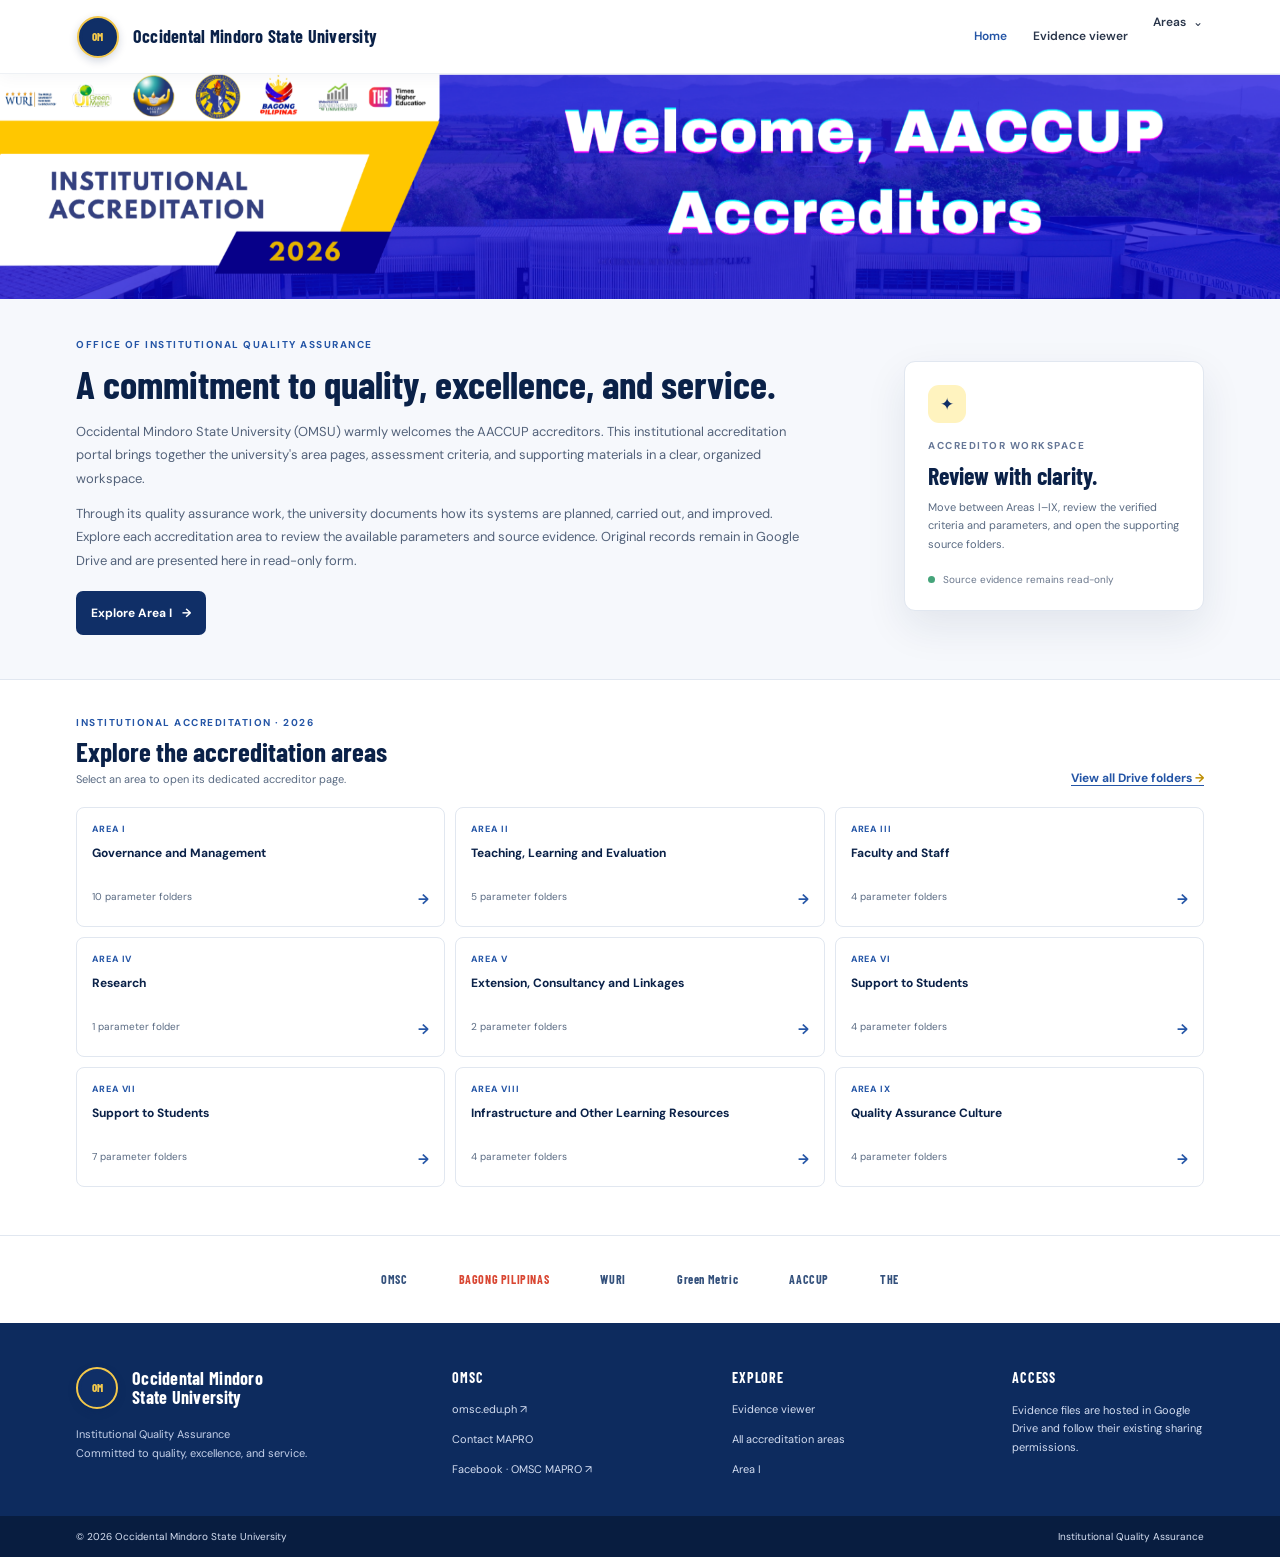
<file: index.html>
<!doctype html>
<html lang="en">
  <head>
    <meta charset="utf-8">
    <meta name="viewport" content="width=device-width, initial-scale=1">
    <meta name="theme-color" content="#092b70">
    <meta name="description" content="Welcome AACCUP accreditors to Occidental Mindoro State University's institutional quality assurance and 2026 accreditation workspace.">
    <title>Welcome AACCUP Accreditors | OMSU Institutional Quality Assurance</title>
    <link rel="stylesheet" href="styles.css?v=9">
  </head>
  <body>
    <a class="skip-link" href="#main">Skip to content</a>
    <header class="site-header">
      <a class="brand" href="index.html" aria-label="OMSC Institutional Quality Assurance home">
        <span class="brand-mark" aria-hidden="true">OM</span>
        <span class="brand-name">Occidental Mindoro<br class="brand-break"> State University</span>
      </a>
      <button class="menu-toggle" type="button" aria-expanded="false" aria-controls="site-nav">
        <span class="sr-only">Toggle navigation</span>
        <span></span><span></span><span></span>
      </button>
      <nav class="site-nav" id="site-nav" aria-label="Main navigation">
        <a href="index.html" aria-current="page">Home</a>
        <a href="evidence.html">Evidence viewer</a>
        <details class="areas-menu">
          <summary>Areas <span aria-hidden="true">⌄</span></summary>
          <div class="areas-dropdown">
            <a href="area.html?area=I">Area I · Governance and Management</a>
            <a href="area.html?area=II">Area II · Teaching, Learning and Evaluation</a>
            <a href="area.html?area=III">Area III · Faculty and Staff</a>
            <a href="area.html?area=IV">Area IV · Research</a>
            <a href="area.html?area=V">Area V · Extension, Consultancy and Linkages</a>
            <a href="area.html?area=VI">Area VI · Support to Students</a>
            <a href="area.html?area=VII">Area VII · Support to Students</a>
            <a href="area.html?area=VIII">Area VIII · Infrastructure and Other Learning Resources</a>
            <a href="area.html?area=IX">Area IX · Quality Assurance Culture</a>
            <hr>
            <a href="drive-structure.html">All accreditation areas</a>
          </div>
        </details>
      </nav>
    </header>

    <main id="main">
      <section class="welcome-banner" aria-labelledby="welcome-title">
        <img src="welcome-banner.png" alt="Institutional Accreditation 2026 — Welcome, AACCUP Accreditors">
        <h1 id="welcome-title">Welcome, AACCUP Accreditors</h1>
      </section>

      <section class="welcome-introduction" aria-labelledby="welcome-introduction-title">
        <div class="welcome-introduction-copy">
          <p class="eyebrow">Office of Institutional Quality Assurance</p>
          <h2 id="welcome-introduction-title">A commitment to quality, excellence, and service.</h2>
          <p>Occidental Mindoro State University (OMSU) warmly welcomes the AACCUP accreditors. This institutional accreditation portal brings together the university's area pages, assessment criteria, and supporting materials in a clear, organized workspace.</p>
          <p>Through its quality assurance work, the university documents how its systems are planned, carried out, and improved. Explore each accreditation area to review the available parameters and source evidence. Original records remain in Google Drive and are presented here in read-only form.</p>
          <a class="button button-primary" href="area.html?area=I">Explore Area I <span aria-hidden="true">→</span></a>
        </div>
        <aside class="welcome-introduction-note">
          <span class="side-card-icon" aria-hidden="true">✦</span>
          <p class="eyebrow">Accreditor workspace</p>
          <h3>Review with clarity.</h3>
          <p>Move between Areas I–IX, review the verified criteria and parameters, and open the supporting source folders.</p>
          <div class="side-card-note"><span class="status-dot"></span> Source evidence remains read-only</div>
        </aside>
      </section>

      <section class="home-area-directory" aria-labelledby="home-area-title">
        <div class="home-area-heading">
          <div>
            <p class="eyebrow">Institutional Accreditation · 2026</p>
            <h2 id="home-area-title">Explore the accreditation areas</h2>
            <p>Select an area to open its dedicated accreditor page.</p>
          </div>
          <a class="text-link" href="drive-structure.html">View all Drive folders <span aria-hidden="true">→</span></a>
        </div>
        <div class="home-area-grid">
          <a class="home-area-card" href="area.html?area=I"><span>AREA I</span><strong>Governance and Management</strong><span>10 parameter folders <b aria-hidden="true">→</b></span></a>
          <a class="home-area-card" href="area.html?area=II"><span>AREA II</span><strong>Teaching, Learning and Evaluation</strong><span>5 parameter folders <b aria-hidden="true">→</b></span></a>
          <a class="home-area-card" href="area.html?area=III"><span>AREA III</span><strong>Faculty and Staff</strong><span>4 parameter folders <b aria-hidden="true">→</b></span></a>
          <a class="home-area-card" href="area.html?area=IV"><span>AREA IV</span><strong>Research</strong><span>1 parameter folder <b aria-hidden="true">→</b></span></a>
          <a class="home-area-card" href="area.html?area=V"><span>AREA V</span><strong>Extension, Consultancy and Linkages</strong><span>2 parameter folders <b aria-hidden="true">→</b></span></a>
          <a class="home-area-card" href="area.html?area=VI"><span>AREA VI</span><strong>Support to Students</strong><span>4 parameter folders <b aria-hidden="true">→</b></span></a>
          <a class="home-area-card" href="area.html?area=VII"><span>AREA VII</span><strong>Support to Students</strong><span>7 parameter folders <b aria-hidden="true">→</b></span></a>
          <a class="home-area-card" href="area.html?area=VIII"><span>AREA VIII</span><strong>Infrastructure and Other Learning Resources</strong><span>4 parameter folders <b aria-hidden="true">→</b></span></a>
          <a class="home-area-card" href="area.html?area=IX"><span>AREA IX</span><strong>Quality Assurance Culture</strong><span>4 parameter folders <b aria-hidden="true">→</b></span></a>
        </div>
      </section>
    </main>

    <footer class="site-footer">
      <div class="footer-partners" aria-label="OMSC partner and recognition organizations">
        <span>OMSC</span><span>BAGONG PILIPINAS</span><span>WURI</span><span>Green Metric</span><span>AACCUP</span><span>THE</span>
      </div>
      <div class="footer-main">
        <div class="footer-about">
          <a class="brand brand-footer" href="index.html"><span class="brand-mark" aria-hidden="true">OM</span><span class="brand-name">Occidental Mindoro<br> State University</span></a>
          <p>Institutional Quality Assurance<br>Committed to quality, excellence, and service.</p>
        </div>
        <div class="footer-column"><h2>OMSC</h2><a href="https://omsc.edu.ph/" target="_blank" rel="noopener noreferrer">omsc.edu.ph <span aria-hidden="true">↗</span></a><a href="mailto:mapro@omsc.edu.ph">Contact MAPRO</a><a href="https://www.facebook.com/omscmapro" target="_blank" rel="noopener noreferrer">Facebook · OMSC MAPRO <span aria-hidden="true">↗</span></a></div>
        <div class="footer-column"><h2>Explore</h2><a href="evidence.html">Evidence viewer</a><a href="drive-structure.html">All accreditation areas</a><a href="area.html?area=I">Area I</a></div>
        <div class="footer-column"><h2>Access</h2><span>Evidence files are hosted in Google Drive and follow their existing sharing permissions.</span></div>
      </div>
      <div class="footer-bottom"><span>© 2026 Occidental Mindoro State University</span><span>Institutional Quality Assurance</span></div>
    </footer>
    <script src="app.js?v=5"></script>
  </body>
</html>
</file>
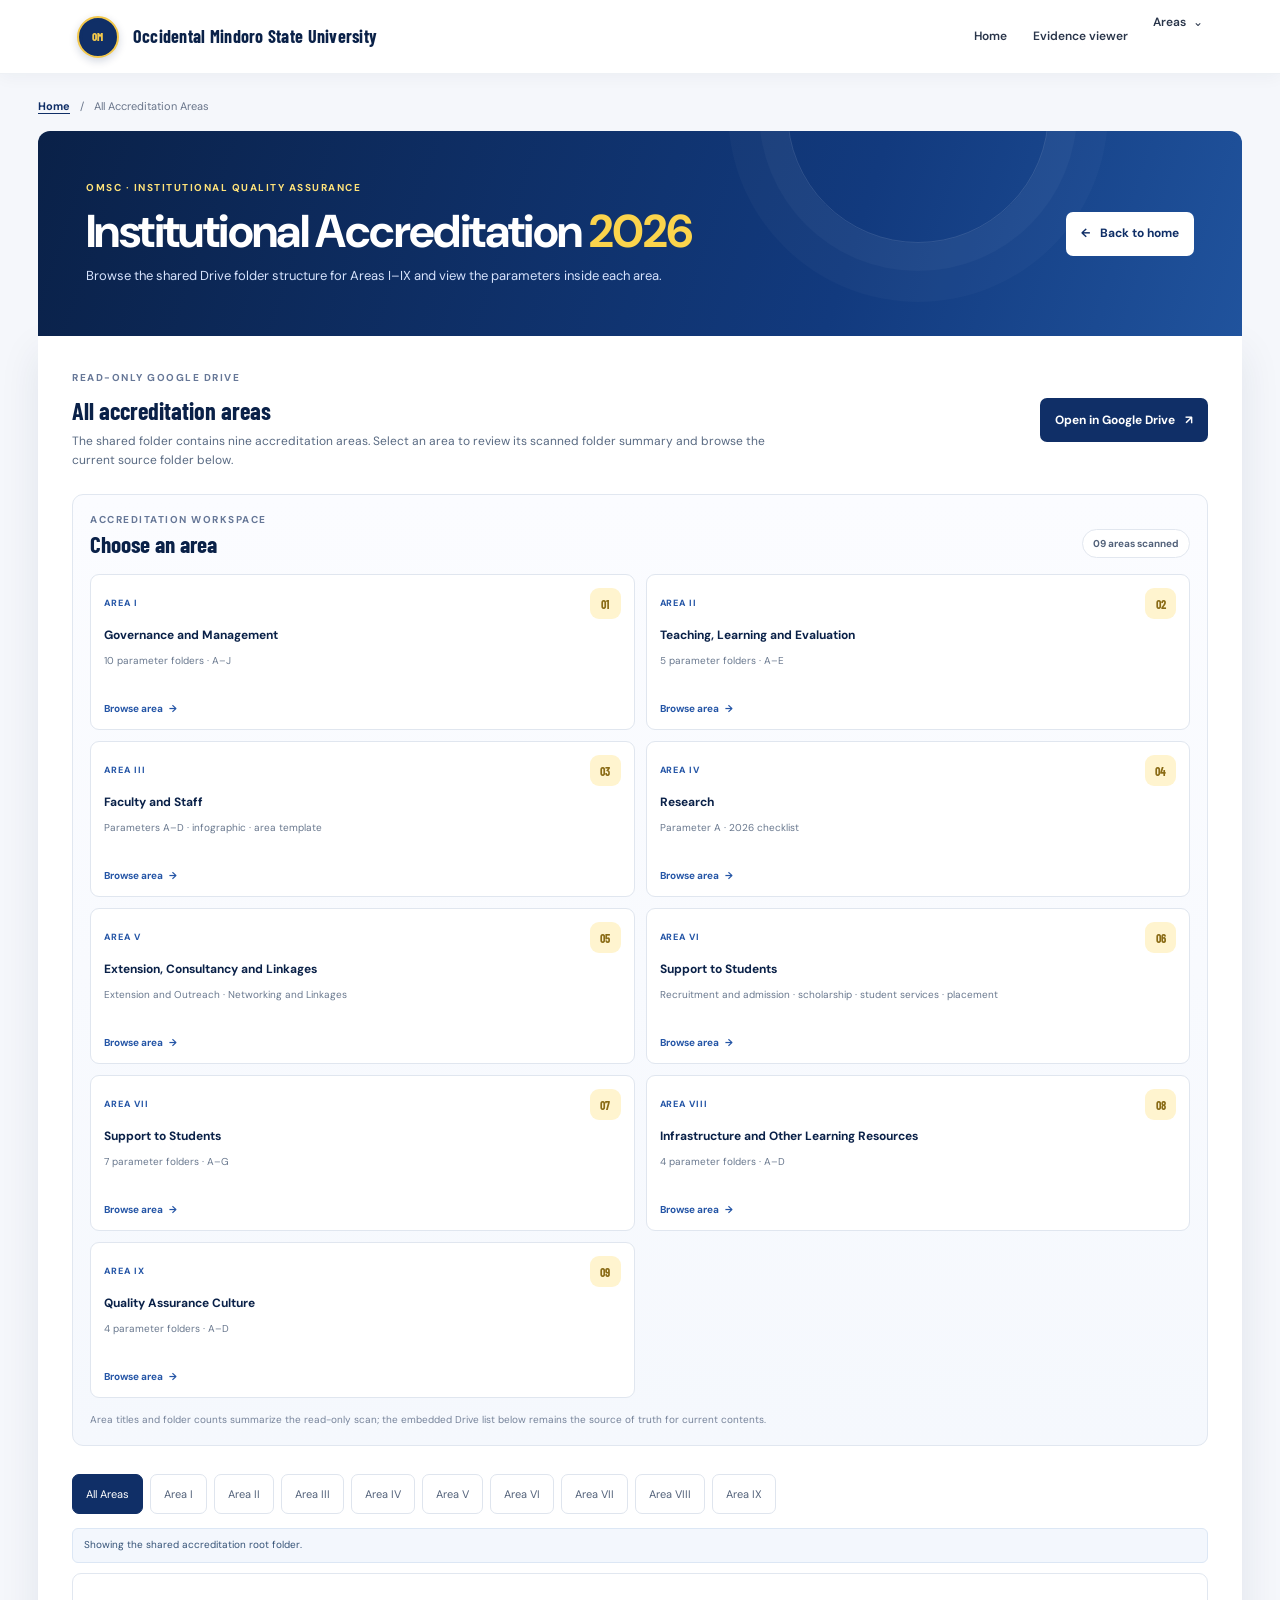
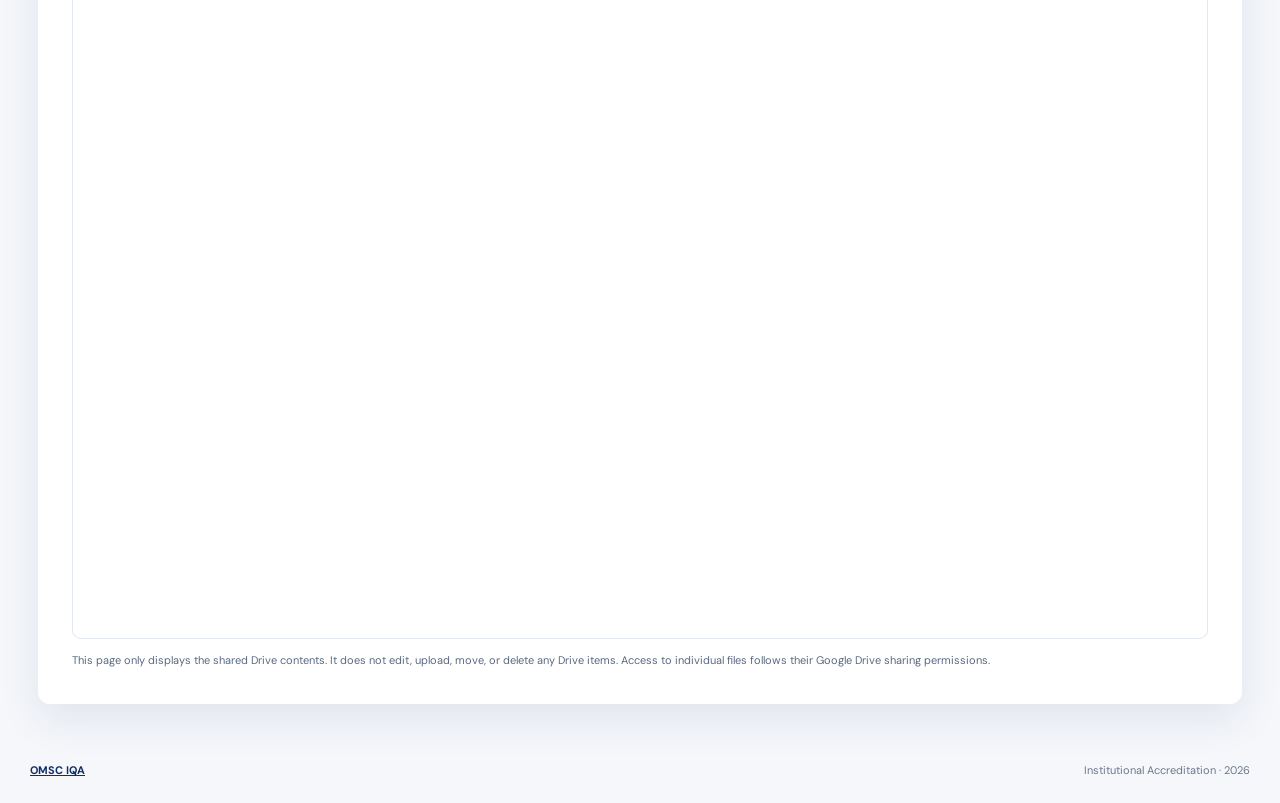
<file: drive-structure.html>
<!doctype html>
<html lang="en">
  <head>
    <meta charset="utf-8">
    <meta name="viewport" content="width=device-width, initial-scale=1">
    <meta name="theme-color" content="#092b70">
    <meta name="description" content="Browse the read-only Google Drive folder structure for OMSC Institutional Accreditation 2026.">
    <title>All Accreditation Areas | OMSC IQA</title>
    <link rel="stylesheet" href="styles.css?v=9">
  </head>
  <body class="viewer-page">
    <a class="skip-link" href="#main">Skip to content</a>
    <header class="site-header">
      <a class="brand" href="index.html" aria-label="OMSC Institutional Quality Assurance home">
        <span class="brand-mark" aria-hidden="true">OM</span>
        <span class="brand-name">Occidental Mindoro<br class="brand-break"> State University</span>
      </a>
      <button class="menu-toggle" type="button" aria-expanded="false" aria-controls="site-nav">
        <span class="sr-only">Toggle navigation</span>
        <span></span><span></span><span></span>
      </button>
      <nav class="site-nav" id="site-nav" aria-label="Main navigation">
        <a href="index.html">Home</a>
        <a href="evidence.html">Evidence viewer</a>
        <details class="areas-menu">
          <summary>Areas <span aria-hidden="true">⌄</span></summary>
          <div class="areas-dropdown">
            <a href="area.html?area=I">Area I · Governance and Management</a>
            <a href="area.html?area=II">Area II · Teaching, Learning and Evaluation</a>
            <a href="area.html?area=III">Area III · Faculty and Staff</a>
            <a href="area.html?area=IV">Area IV · Research</a>
            <a href="area.html?area=V">Area V · Extension, Consultancy and Linkages</a>
            <a href="area.html?area=VI">Area VI · Support to Students</a>
            <a href="area.html?area=VII">Area VII · Support to Students</a>
            <a href="area.html?area=VIII">Area VIII · Infrastructure and Other Learning Resources</a>
            <a href="area.html?area=IX">Area IX · Quality Assurance Culture</a>
            <hr>
            <a href="drive-structure.html" aria-current="page">All accreditation areas</a>
          </div>
        </details>
      </nav>
    </header>

    <main id="main" class="viewer-main">
      <div class="breadcrumbs viewer-breadcrumbs">
        <a href="index.html">Home</a><span aria-hidden="true">/</span>
        <span aria-current="page">All Accreditation Areas</span>
      </div>
      <section class="viewer-intro">
        <div>
          <p class="eyebrow">OMSC · Institutional Quality Assurance</p>
          <h1>Institutional Accreditation <span>2026</span></h1>
          <p class="intro-copy">Browse the shared Drive folder structure for Areas I–IX and view the parameters inside each area.</p>
        </div>
        <a class="button button-light" href="index.html"><span aria-hidden="true">←</span> Back to home</a>
      </section>

      <section class="drive-structure-panel" aria-label="Read-only accreditation folder structure">
        <div class="drive-structure-heading">
          <div>
            <p class="eyebrow">Read-only Google Drive</p>
            <h2>All accreditation areas</h2>
            <p>The shared folder contains nine accreditation areas. Select an area to review its scanned folder summary and browse the current source folder below.</p>
          </div>
          <a class="button button-primary" href="https://drive.google.com/drive/folders/1CB0ofJXpGFspsfIEGYu7JTeJw3ZFDX-t" target="_blank" rel="noopener noreferrer">Open in Google Drive <span aria-hidden="true">↗</span></a>
        </div>
        <section class="area-directory" aria-labelledby="area-directory-title">
          <div class="area-directory-heading">
            <div>
              <p class="eyebrow">Accreditation workspace</p>
              <h2 id="area-directory-title">Choose an area</h2>
            </div>
            <span class="area-directory-count">09 areas scanned</span>
          </div>
          <div class="area-directory-grid">
            <button type="button" class="area-card" data-area="I" aria-pressed="false">
              <span class="area-card-top"><span>AREA I</span><span class="area-card-icon" aria-hidden="true">01</span></span>
              <strong>Governance and Management</strong>
              <span class="area-card-summary">10 parameter folders · A–J</span>
              <span class="area-card-action">Browse area <span aria-hidden="true">→</span></span>
            </button>
            <button type="button" class="area-card" data-area="II" aria-pressed="false">
              <span class="area-card-top"><span>AREA II</span><span class="area-card-icon" aria-hidden="true">02</span></span>
              <strong>Teaching, Learning and Evaluation</strong>
              <span class="area-card-summary">5 parameter folders · A–E</span>
              <span class="area-card-action">Browse area <span aria-hidden="true">→</span></span>
            </button>
            <button type="button" class="area-card" data-area="III" aria-pressed="false">
              <span class="area-card-top"><span>AREA III</span><span class="area-card-icon" aria-hidden="true">03</span></span>
              <strong>Faculty and Staff</strong>
              <span class="area-card-summary">Parameters A–D · infographic · area template</span>
              <span class="area-card-action">Browse area <span aria-hidden="true">→</span></span>
            </button>
            <button type="button" class="area-card" data-area="IV" aria-pressed="false">
              <span class="area-card-top"><span>AREA IV</span><span class="area-card-icon" aria-hidden="true">04</span></span>
              <strong>Research</strong>
              <span class="area-card-summary">Parameter A · 2026 checklist</span>
              <span class="area-card-action">Browse area <span aria-hidden="true">→</span></span>
            </button>
            <button type="button" class="area-card" data-area="V" aria-pressed="false">
              <span class="area-card-top"><span>AREA V</span><span class="area-card-icon" aria-hidden="true">05</span></span>
              <strong>Extension, Consultancy and Linkages</strong>
              <span class="area-card-summary">Extension and Outreach · Networking and Linkages</span>
              <span class="area-card-action">Browse area <span aria-hidden="true">→</span></span>
            </button>
            <button type="button" class="area-card" data-area="VI" aria-pressed="false">
              <span class="area-card-top"><span>AREA VI</span><span class="area-card-icon" aria-hidden="true">06</span></span>
              <strong>Support to Students</strong>
              <span class="area-card-summary">Recruitment and admission · scholarship · student services · placement</span>
              <span class="area-card-action">Browse area <span aria-hidden="true">→</span></span>
            </button>
            <button type="button" class="area-card" data-area="VII" aria-pressed="false">
              <span class="area-card-top"><span>AREA VII</span><span class="area-card-icon" aria-hidden="true">07</span></span>
              <strong>Support to Students</strong>
              <span class="area-card-summary">7 parameter folders · A–G</span>
              <span class="area-card-action">Browse area <span aria-hidden="true">→</span></span>
            </button>
            <button type="button" class="area-card" data-area="VIII" aria-pressed="false">
              <span class="area-card-top"><span>AREA VIII</span><span class="area-card-icon" aria-hidden="true">08</span></span>
              <strong>Infrastructure and Other Learning Resources</strong>
              <span class="area-card-summary">4 parameter folders · A–D</span>
              <span class="area-card-action">Browse area <span aria-hidden="true">→</span></span>
            </button>
            <button type="button" class="area-card" data-area="IX" aria-pressed="false">
              <span class="area-card-top"><span>AREA IX</span><span class="area-card-icon" aria-hidden="true">09</span></span>
              <strong>Quality Assurance Culture</strong>
              <span class="area-card-summary">4 parameter folders · A–D</span>
              <span class="area-card-action">Browse area <span aria-hidden="true">→</span></span>
            </button>
          </div>
          <p class="area-directory-disclaimer">Area titles and folder counts summarize the read-only scan; the embedded Drive list below remains the source of truth for current contents.</p>
        </section>
        <nav class="drive-area-shortcuts" aria-label="Filter folder structure by area">
          <button type="button" class="drive-area-button is-active" data-area="all" aria-pressed="true">All Areas</button>
          <button type="button" class="drive-area-button" data-area="I" aria-pressed="false">Area I</button>
          <button type="button" class="drive-area-button" data-area="II" aria-pressed="false">Area II</button>
          <button type="button" class="drive-area-button" data-area="III" aria-pressed="false">Area III</button>
          <button type="button" class="drive-area-button" data-area="IV" aria-pressed="false">Area IV</button>
          <button type="button" class="drive-area-button" data-area="V" aria-pressed="false">Area V</button>
          <button type="button" class="drive-area-button" data-area="VI" aria-pressed="false">Area VI</button>
          <button type="button" class="drive-area-button" data-area="VII" aria-pressed="false">Area VII</button>
          <button type="button" class="drive-area-button" data-area="VIII" aria-pressed="false">Area VIII</button>
          <button type="button" class="drive-area-button" data-area="IX" aria-pressed="false">Area IX</button>
        </nav>
        <p id="drive-area-status" class="area-selection-status" role="status" aria-live="polite">Showing the shared accreditation root folder.</p>
        <div class="drive-structure-frame">
          <iframe
            title="Google Drive folder structure for Institutional Accreditation 2026"
            data-root-folder="1CB0ofJXpGFspsfIEGYu7JTeJw3ZFDX-t"
            src="https://drive.google.com/embeddedfolderview?id=1CB0ofJXpGFspsfIEGYu7JTeJw3ZFDX-t#list"
            loading="lazy"
            allow="autoplay">
          </iframe>
        </div>
        <p class="drive-structure-note">This page only displays the shared Drive contents. It does not edit, upload, move, or delete any Drive items. Access to individual files follows their Google Drive sharing permissions.</p>
      </section>
    </main>
    <footer class="viewer-footer"><a href="index.html">OMSC IQA</a><span>Institutional Accreditation · 2026</span></footer>
    <script src="app.js?v=5"></script>
    <script src="drive-structure.js?v=2"></script>
  </body>
</html>
</file>
<file: styles.css>
@import url("https://fonts.googleapis.com/css2?family=Barlow+Condensed:wght@600;700;800&family=DM+Sans:wght@400;500;600;700&display=swap");

:root {
  color-scheme: light;
  --navy: #092b70;
  --deep-navy: #061f55;
  --blue: #17499f;
  --gold: #ffc928;
  --ink: #17233a;
  --muted: #64718a;
  --line: #e4e9f1;
  --pale: #f4f7fc;
  --white: #fff;
  --shadow: 0 12px 36px rgba(19, 40, 79, .08);
  font-family: "DM Sans", "Segoe UI", sans-serif;
  color: var(--ink);
  background: #fff;
  font-synthesis: none;
  text-rendering: optimizeLegibility;
}

* { box-sizing: border-box; }
body { margin: 0; min-width: 320px; }
a { color: inherit; }
button, input { font: inherit; }
.sr-only { position: absolute; width: 1px; height: 1px; padding: 0; margin: -1px; overflow: hidden; clip: rect(0, 0, 0, 0); white-space: nowrap; border: 0; }
.skip-link { position: absolute; z-index: 20; top: -50px; left: 12px; padding: 10px 14px; background: #fff; color: var(--navy); }
.skip-link:focus { top: 10px; }

.site-header { height: 76px; padding: 0 clamp(20px, 4.2vw, 72px); display: flex; align-items: center; justify-content: space-between; gap: 24px; background: var(--white); position: relative; z-index: 5; border-bottom: 1px solid #eef1f5; }
.brand { display: inline-flex; align-items: center; gap: 12px; color: var(--deep-navy); text-decoration: none; flex-shrink: 0; }
.brand-mark { display: grid; place-items: center; width: 40px; aspect-ratio: 1; border-radius: 50%; border: 2px solid var(--gold); outline: 2px solid var(--navy); outline-offset: -5px; color: var(--gold); background: var(--navy); font: 800 11px "Barlow Condensed", sans-serif; }
.brand-name { font: 700 19px/1.06 "Barlow Condensed", "Arial Narrow", sans-serif; letter-spacing: .015em; }
.brand-break { display: none; }
.site-nav { height: 100%; display: flex; align-items: center; gap: clamp(15px, 2.2vw, 35px); }
.site-nav > a, .areas-menu > summary { display: flex; align-items: center; gap: 7px; color: #29354a; text-decoration: none; font-size: 13px; white-space: nowrap; cursor: pointer; transition: color .2s; }
.site-nav > a:hover, .areas-menu > summary:hover { color: var(--blue); }
.areas-menu { height: 100%; position: relative; display: flex; align-items: center; }
.areas-menu > summary { list-style: none; }
.areas-menu > summary::-webkit-details-marker { display: none; }
.areas-dropdown { position: absolute; top: calc(100% - 5px); right: 0; width: 260px; max-height: min(75vh, 560px); overflow-y: auto; background: #fff; border: 1px solid var(--line); border-radius: 10px; box-shadow: var(--shadow); padding: 8px; }
.areas-dropdown a { display: block; padding: 11px 12px; border-radius: 6px; font-size: 13px; text-decoration: none; }
.areas-dropdown a:hover, .areas-dropdown a[aria-current="page"] { color: var(--blue); background: var(--pale); }
.areas-dropdown hr { margin: 7px 8px; border: 0; border-top: 1px solid var(--line); }
.nav-search { font-size: 23px !important; font-weight: 500; }
.menu-toggle { display: none; }

.hero { min-height: 336px; overflow: hidden; position: relative; display: flex; align-items: center; padding: 48px max(7.6vw, 30px); color: #fff; background: radial-gradient(ellipse at 85% 6%, rgba(38, 93, 209, .75), transparent 34%), linear-gradient(112deg, #061b54 2%, #092b70 52%, #1c46b4 100%); }
.hero::before, .hero::after { content: ""; position: absolute; border: 1px solid rgba(255,255,255,.12); border-radius: 50%; pointer-events: none; }
.hero::before { width: 470px; height: 470px; right: 11%; top: -216px; box-shadow: 0 0 0 42px rgba(255,255,255,.025), 0 0 0 88px rgba(255,255,255,.02); }
.hero::after { width: 270px; height: 270px; right: 6%; bottom: -215px; box-shadow: 0 0 0 36px rgba(255,255,255,.025); }
.hero-inner { position: relative; z-index: 1; max-width: 720px; }
.eyebrow { margin: 0 0 10px; color: #667797; font-size: 10px; font-weight: 700; letter-spacing: .15em; text-transform: uppercase; }
.hero .eyebrow { color: #ffe37a; }
.hero h1 { margin: 0; font-size: clamp(38px, 5.3vw, 64px); line-height: 1.02; letter-spacing: -.045em; font-weight: 700; }
.hero h1 span { color: #fbd44c; }
.hero-copy { margin: 16px 0 21px; color: #dce7ff; font-size: 15px; }
.hero-link { color: #fff; font-size: 13px; font-weight: 700; text-underline-offset: 4px; }
.hero-link span { margin-left: 5px; color: var(--gold); }
.hero-seal { position: absolute; right: 14%; top: 50%; transform: translateY(-50%); width: 202px; height: 202px; border: 1px solid rgba(255,255,255,.26); outline: 10px solid rgba(255,255,255,.035); border-radius: 50%; display: flex; flex-direction: column; align-items: center; justify-content: center; color: rgba(255,255,255,.75); }
.hero-seal span { font: 700 13px "Barlow Condensed", sans-serif; letter-spacing: .2em; }
.hero-seal strong { color: #fff; font: 800 57px/.98 "Barlow Condensed", sans-serif; }
.hero-seal small { margin-top: 8px; color: #fbd44c; font-size: 7px; letter-spacing: .12em; }

.breadcrumb-wrap { max-width: 1180px; margin: 0 auto; padding: 23px 26px; }
.breadcrumbs { display: flex; flex-wrap: wrap; align-items: center; gap: 10px; color: #69758a; font-size: 11px; }
.breadcrumbs a { color: var(--navy); font-weight: 700; text-decoration: underline; text-underline-offset: 3px; }
.area-heading { background: var(--navy); color: #fff; }
.area-heading-inner { max-width: 1180px; min-height: 122px; padding: 23px 26px; margin: 0 auto; display: flex; align-items: center; gap: 23px; }
.area-label { display: inline-flex; align-items: center; justify-content: center; flex: 0 0 auto; min-width: 92px; height: 44px; padding: 0 13px; color: #101d3b; background: var(--gold); border-radius: 4px; font: 800 22px "Barlow Condensed", sans-serif; letter-spacing: .02em; }
.area-heading .eyebrow { margin-bottom: 3px; color: #bdd0ff; }
.area-heading h2 { margin: 0; font: 700 clamp(21px, 3vw, 30px)/1.15 "Barlow Condensed", "Arial Narrow", sans-serif; text-transform: uppercase; letter-spacing: .02em; }
.heading-action { margin-left: auto; color: #fff; font-size: 12px; text-underline-offset: 4px; white-space: nowrap; }
.heading-action span { color: var(--gold); }

.content-layout { max-width: 1180px; margin: 0 auto; padding: 48px 26px 80px; display: grid; grid-template-columns: minmax(0, 1fr) 276px; gap: 52px; align-items: start; }
.criteria-column { min-width: 0; }
.criteria-section { border-bottom: 1px solid var(--line); }
.criteria-section details > summary { min-height: 62px; display: flex; justify-content: space-between; align-items: center; gap: 16px; color: #252f40; font: 700 15px "Barlow Condensed", "Arial Narrow", sans-serif; text-transform: uppercase; letter-spacing: .045em; list-style: none; cursor: pointer; }
.criteria-section details > summary::-webkit-details-marker { display: none; }
.summary-icon { position: relative; flex: 0 0 18px; width: 18px; height: 18px; }
.summary-icon::before, .summary-icon::after { content: ""; position: absolute; top: 8px; left: 3px; width: 11px; height: 1.5px; background: #627087; transition: transform .2s; }
.summary-icon::after { transform: rotate(90deg); }
.criteria-section details[open] .summary-icon::after { transform: rotate(0); }
.criteria-list { list-style: none; margin: 0; padding: 0 0 20px; }
.criteria-list li { padding: 8px 0; }
.criteria-list a { display: inline; color: #39465b; font-size: 13px; font-weight: 600; line-height: 1.65; text-decoration: underline; text-decoration-color: #8d9bb0; text-underline-offset: 3px; transition: color .15s, text-decoration-color .15s; }
.criteria-list a:hover { color: #17499f; text-decoration-color: var(--gold); }
.criterion-id { color: var(--navy); font-weight: 700; white-space: nowrap; }
.best-practices { margin-top: 35px; padding: 21px 23px; display: flex; align-items: center; justify-content: space-between; gap: 22px; background: #f7f9fd; border-left: 3px solid var(--gold); }
.best-practices .eyebrow { margin-bottom: 4px; }
.best-practices h3 { margin: 0; font: 700 21px "Barlow Condensed", sans-serif; text-transform: uppercase; }
.best-practices h3 a { color: var(--navy); text-decoration: underline; text-underline-offset: 3px; }
.best-practices p:last-child { margin: 6px 0 0; color: var(--muted); font-size: 12px; }
.text-link { color: var(--blue); font-size: 12px; font-weight: 700; text-decoration: underline; text-underline-offset: 3px; white-space: nowrap; }
.text-link span { color: #bd8d00; }
.side-card { padding: 25px 23px 20px; border: 1px solid var(--line); border-radius: 8px; box-shadow: var(--shadow); }
.side-card-icon { display: grid; place-items: center; width: 38px; height: 38px; margin-bottom: 22px; border-radius: 50%; color: var(--navy); background: #fff3bf; font-size: 17px; }
.side-card h3 { margin: 0 0 10px; color: var(--deep-navy); font: 700 23px/1.1 "Barlow Condensed", sans-serif; }
.side-card > p:not(.eyebrow) { margin: 0 0 19px; color: var(--muted); font-size: 12px; line-height: 1.7; }
.button { min-height: 42px; padding: 0 15px; display: inline-flex; align-items: center; justify-content: center; gap: 10px; border: 0; border-radius: 4px; font-size: 12px; font-weight: 700; text-decoration: none; transition: background .15s, transform .15s; }
.button:hover { transform: translateY(-1px); }
.button-primary { color: #fff; background: var(--navy); }
.button-primary:hover { background: #12418f; }
.side-card .button { width: 100%; }
.side-card-note { margin-top: 18px; display: flex; align-items: flex-start; gap: 8px; color: #6a778c; font-size: 10px; line-height: 1.5; }
.status-dot { width: 7px; height: 7px; margin-top: 4px; flex: 0 0 7px; border-radius: 50%; background: #45a47a; }

.footer-partners { min-height: 88px; padding: 20px 24px; display: flex; justify-content: center; align-items: center; flex-wrap: wrap; gap: clamp(20px, 4vw, 58px); color: #34517c; background: #fff; }
.footer-partners span { font: 700 12px "Barlow Condensed", sans-serif; letter-spacing: .05em; }
.footer-partners span:nth-child(2) { color: #d94733; }
.footer-main { padding: 44px max(calc((100vw - 1128px)/2), 32px) 38px; display: grid; grid-template-columns: 1.4fr 1fr 1fr .8fr; gap: 40px; color: #fff; background: var(--navy); }
.brand-footer { color: #fff; }
.brand-footer .brand-mark { border-color: var(--gold); }
.footer-about p { margin: 16px 0 0; color: #c4d0e9; font-size: 11px; line-height: 1.8; }
.footer-column { display: flex; flex-direction: column; align-items: flex-start; gap: 13px; }
.footer-column h2 { margin: 2px 0 2px; font: 700 14px "Barlow Condensed", sans-serif; letter-spacing: .06em; text-transform: uppercase; }
.footer-column a { color: #d3ddf1; font-size: 11px; text-decoration: none; }
.footer-column a:hover { color: #fff; text-decoration: underline; text-underline-offset: 3px; }
.footer-bottom { padding: 13px max(calc((100vw - 1128px)/2), 32px); display: flex; justify-content: space-between; gap: 12px; color: #d7e0f2; background: var(--deep-navy); font-size: 10px; }

/* Evidence viewer */
.viewer-page { background: #f4f6fa; min-height: 100vh; }
.viewer-main { max-width: 1320px; padding: 22px 30px 54px; margin: 0 auto; }
.viewer-breadcrumbs { margin-bottom: 18px; }
.viewer-intro { min-height: 177px; padding: 27px 34px; display: flex; justify-content: space-between; align-items: center; gap: 25px; color: #fff; background: linear-gradient(110deg, var(--deep-navy), #123c91); border-radius: 9px 9px 0 0; position: relative; overflow: hidden; }
.viewer-intro::after { content: ""; position: absolute; width: 260px; height: 260px; right: 16%; top: -150px; border: 1px solid rgba(255,255,255,.12); border-radius: 50%; box-shadow: 0 0 0 28px rgba(255,255,255,.03), 0 0 0 59px rgba(255,255,255,.025); }
.viewer-intro > * { position: relative; z-index: 1; }
.viewer-intro .eyebrow { color: #ffe37a; }
.viewer-intro h1 { margin: 0; font-size: clamp(28px, 4vw, 42px); line-height: 1.1; letter-spacing: -.035em; }
.viewer-intro h1 span { color: #fbd44c; }
.intro-copy { max-width: 640px; margin: 10px 0 0; color: #d6e2fc; font-size: 13px; line-height: 1.6; }
.button-light { flex: 0 0 auto; color: var(--navy); background: #fff; }
.button-light:hover { background: #fff3c1; }
.viewer-workspace { min-height: 590px; display: grid; grid-template-columns: 332px minmax(0, 1fr); background: #fff; border-radius: 0 0 9px 9px; box-shadow: var(--shadow); overflow: hidden; }
.evidence-sidebar { padding: 25px 20px 18px; border-right: 1px solid var(--line); display: flex; flex-direction: column; }
.sidebar-heading { display: flex; justify-content: space-between; align-items: center; }
.sidebar-heading .eyebrow { margin-bottom: 3px; }
.sidebar-heading h2 { margin: 0; color: var(--deep-navy); font: 700 25px "Barlow Condensed", sans-serif; }
.area-label-small { min-width: 35px; width: 35px; height: 35px; padding: 0; font-size: 19px; }
.sidebar-subtitle { margin: 8px 0 18px; color: var(--muted); font-size: 11px; }
.search-field { height: 38px; display: flex; align-items: center; gap: 8px; padding: 0 10px; border: 1px solid #e0e6ef; border-radius: 5px; color: #8390a4; }
.search-field > span { font-size: 22px; }
.search-field input { width: 100%; border: 0; outline: 0; color: var(--ink); background: transparent; font-size: 11px; }
.search-field:focus-within { border-color: #7296d3; box-shadow: 0 0 0 3px rgba(23,73,159,.08); }
.filter-row { margin: 12px 0 14px; display: flex; flex-wrap: wrap; gap: 5px; }
.filter-chip { padding: 5px 8px; color: #68758a; border: 1px solid #e3e8f0; border-radius: 3px; background: #fff; font-size: 9px; cursor: pointer; }
.filter-chip:hover, .filter-chip.is-active { color: #fff; border-color: var(--navy); background: var(--navy); }
.criteria-navigation { flex: 1; }
.criteria-group { margin-bottom: 15px; }
.criteria-group h3 { margin: 0 0 5px; color: #65728a; font: 700 10px "Barlow Condensed", sans-serif; letter-spacing: .07em; text-transform: uppercase; }
.criterion-option { width: 100%; padding: 9px 8px; display: flex; align-items: flex-start; gap: 9px; text-align: left; color: #58657b; border: 0; border-radius: 4px; background: transparent; cursor: pointer; }
.criterion-option:hover { background: #f5f7fb; }
.criterion-option.is-selected { color: var(--navy); background: #edf3ff; }
.option-id { flex: 0 0 32px; color: var(--blue); font-size: 10px; font-weight: 700; }
.option-text { font-size: 10px; line-height: 1.45; }
.no-results { color: var(--muted); font-size: 12px; }
.sidebar-foot { padding-top: 13px; display: flex; align-items: flex-start; gap: 8px; border-top: 1px solid var(--line); color: #7a879a; font-size: 9px; line-height: 1.45; }
.document-panel { min-width: 0; display: flex; flex-direction: column; }
.document-toolbar { min-height: 48px; padding: 0 25px; display: flex; justify-content: space-between; align-items: center; gap: 12px; border-bottom: 1px solid var(--line); }
.document-crumb { display: flex; align-items: center; gap: 8px; color: #7c899b; font-size: 10px; }
.document-label { color: #7a879b; font-size: 8px; font-weight: 700; letter-spacing: .1em; }
.document-content { flex: 1; padding: 27px; display: flex; flex-direction: column; }
.selected-criterion { margin-bottom: 23px; }
.selected-criterion .eyebrow { margin-bottom: 8px; }
.selected-criterion h1 { margin: 0; color: var(--deep-navy); font: 700 23px "Barlow Condensed", sans-serif; }
.selected-criterion h1 .criterion-id { margin-right: 5px; }
.selected-description { max-width: 780px; margin: 8px 0 0; color: #59677d; font-size: 12px; line-height: 1.65; }
.evidence-picker { margin: -5px 0 16px; }
.evidence-picker-label { display: block; margin-bottom: 7px; color: #65728a; font-size: 10px; font-weight: 700; }
.evidence-picker-options { display: flex; flex-wrap: wrap; gap: 7px; }
.evidence-option { min-height: 34px; padding: 7px 10px; display: inline-flex; align-items: center; gap: 7px; color: #53627a; border: 1px solid #dfe5ee; border-radius: 4px; background: #fff; font-size: 10px; text-align: left; cursor: pointer; }
.evidence-option:hover { border-color: #9aafd1; background: #f7f9fd; }
.evidence-option.is-selected { color: var(--navy); border-color: #9bb4dd; background: #edf3ff; font-weight: 700; }
.evidence-option > span { color: #a27a08; font-size: 13px; }
.evidence-config-warning { margin: -5px 0 13px; color: #9c451e; font-size: 10px; line-height: 1.5; }
.drive-path { margin: -5px 0 21px; padding: 13px 15px; display: flex; align-items: center; flex-wrap: wrap; gap: 8px; color: #64718a; border: 1px solid #e3e8f0; border-radius: 5px; background: #f8faff; font-size: 11px; line-height: 1.6; }
.drive-path a { color: var(--blue); text-decoration: none; }
.drive-path a:hover { text-decoration: underline; text-underline-offset: 3px; }
.drive-path [aria-current="page"] { color: var(--deep-navy); font-weight: 700; }
.path-separator { color: #9aa6b8; font-size: 16px; }
.pdf-library { margin-bottom: 22px; }
.drive-structure-panel { padding: 28px; background: #fff; border-radius: 0 0 9px 9px; box-shadow: var(--shadow); }
.drive-structure-heading { margin-bottom: 20px; display: flex; align-items: center; justify-content: space-between; gap: 22px; }
.drive-structure-heading h2 { margin: 0; color: var(--deep-navy); font: 700 21px "Barlow Condensed", sans-serif; }
.drive-structure-heading p:last-child { max-width: 720px; margin: 7px 0 0; color: var(--muted); font-size: 12px; line-height: 1.6; }
.area-directory { margin: 24px 0 28px; padding: 22px; border: 1px solid var(--line); border-radius: 11px; background: linear-gradient(180deg, #fbfcff, #f5f8fd); }
.area-directory-heading { margin-bottom: 16px; display: flex; align-items: flex-end; justify-content: space-between; gap: 14px; }
.area-directory-heading .eyebrow { margin-bottom: 3px; }
.area-directory-heading h2 { margin: 0; color: var(--deep-navy); font: 700 23px "Barlow Condensed", sans-serif; }
.area-directory-count { padding: 6px 10px; color: #53627a; border: 1px solid #e2e7ef; border-radius: 20px; background: #fff; font-size: 10px; font-weight: 700; white-space: nowrap; }
.area-directory-grid { display: grid; grid-template-columns: repeat(3, minmax(0, 1fr)); gap: 11px; }
.area-card { min-width: 0; min-height: 166px; padding: 15px; display: flex; flex-direction: column; align-items: flex-start; gap: 8px; color: var(--ink); border: 1px solid #e0e6ef; border-radius: 9px; background: #fff; text-align: left; cursor: pointer; transition: transform .16s, border-color .16s, box-shadow .16s, background .16s; }
.area-card:hover { transform: translateY(-2px); border-color: #a9bddb; box-shadow: 0 9px 22px rgba(17,39,75,.08); }
.area-card[aria-pressed="true"] { border-color: #7f9dca; background: #f3f7ff; box-shadow: inset 3px 0 0 var(--blue), 0 5px 16px rgba(17,39,75,.06); }
.area-card-top { width: 100%; display: flex; align-items: center; justify-content: space-between; color: var(--blue); font-size: 9px; font-weight: 800; letter-spacing: .11em; }
.area-card-icon { width: 31px; height: 31px; display: grid; place-items: center; color: #8a6b15; border-radius: 9px; background: #fff4cf; font: 700 12px "Barlow Condensed", sans-serif; letter-spacing: 0; }
.area-card > strong { color: var(--deep-navy); font-size: 12px; line-height: 1.45; }
.area-card-summary { color: #69788e; font-size: 10px; line-height: 1.5; }
.area-card-action { margin-top: auto; display: flex; align-items: center; gap: 6px; color: var(--blue); font-size: 10px; font-weight: 700; }
.area-directory-disclaimer { margin: 14px 0 0; color: #76839a; font-size: 10px; line-height: 1.6; }
.area-selection-status { min-height: 35px; margin: 0 0 10px; padding: 8px 11px; color: #345276; border: 1px solid #dce7f5; border-radius: 6px; background: #f3f7fd; font-size: 10px; line-height: 1.5; }
.drive-area-shortcuts { margin-bottom: 14px; display: flex; flex-wrap: wrap; gap: 7px; }
.drive-area-button { padding: 7px 11px; color: #53627a; border: 1px solid #dfe5ee; border-radius: 4px; background: #fff; font-size: 10px; cursor: pointer; }
.drive-area-button:hover, .drive-area-button.is-active { color: #fff; border-color: var(--navy); background: var(--navy); }
.drive-structure-frame { height: min(72vh, 760px); min-height: 480px; overflow: hidden; border: 1px solid var(--line); border-radius: 6px; background: #fff; }
.drive-structure-frame iframe { display: block; width: 100%; height: 100%; border: 0; }
.drive-structure-note { margin: 13px 0 0; color: var(--muted); font-size: 10px; line-height: 1.6; }
.pdf-library-heading, .pdf-preview-heading { margin-bottom: 10px; display: flex; align-items: center; justify-content: space-between; gap: 14px; }
.pdf-library-heading .eyebrow, .pdf-preview-heading .eyebrow { margin-bottom: 3px; }
.pdf-library-heading h2, .pdf-preview-heading h2 { margin: 0; color: var(--deep-navy); font: 700 18px "Barlow Condensed", sans-serif; overflow-wrap: anywhere; }
.file-count { padding: 5px 9px; color: #53627a; border: 1px solid #e2e7ef; border-radius: 20px; background: #fff; font-size: 10px; white-space: nowrap; }
.pdf-file-list { overflow: hidden; border: 1px solid #e0e6ef; border-radius: 6px; }
.pdf-file-card { min-width: 0; display: flex; align-items: center; justify-content: space-between; gap: 12px; padding: 10px 13px; background: #fff; }
.pdf-file-card + .pdf-file-card { border-top: 1px solid #e8ecf2; }
.pdf-file-card:hover { background: #f9fbff; }
.pdf-file-card.is-selected { background: #f0f5ff; box-shadow: inset 3px 0 0 var(--blue); }
.pdf-file-select { min-width: 0; padding: 0; display: flex; align-items: center; gap: 11px; flex: 1; border: 0; background: transparent; text-align: left; cursor: pointer; }
.pdf-icon { width: 30px; height: 36px; flex: 0 0 30px; display: grid; place-items: center; color: #fff; background: #d74b4b; border-radius: 3px; font-size: 8px; font-weight: 700; }
.pdf-file-info { min-width: 0; display: flex; flex-direction: column; gap: 4px; }
.pdf-file-name { color: #293750; font-size: 11px; font-weight: 600; line-height: 1.4; overflow-wrap: anywhere; }
.pdf-file-meta { display: flex; flex-wrap: wrap; gap: 5px 12px; color: #7c899d; font-size: 9px; }
.pdf-open-link { flex: 0 0 auto; color: var(--blue); font-size: 10px; font-weight: 700; text-decoration: none; }
.pdf-open-link:hover { text-decoration: underline; text-underline-offset: 3px; }
.pdf-preview { min-width: 0; }
.pdf-preview-heading { align-items: flex-end; }
.pdf-preview-heading > div { min-width: 0; }
.pdf-preview-heading h2 { max-width: 600px; }
.pdf-preview-heading .button { flex: 0 0 auto; }
.folder-browser { min-width: 0; }
.folder-picker { margin: -5px 0 21px; }
.folder-picker-heading { margin-bottom: 10px; display: flex; align-items: flex-end; justify-content: space-between; gap: 14px; }
.folder-picker-heading h2 { margin: 0; color: var(--deep-navy); font: 700 18px "Barlow Condensed", sans-serif; }
.folder-picker-list { display: grid; grid-template-columns: repeat(auto-fit, minmax(min(100%, 245px), 1fr)); gap: 10px; }
.folder-button { min-width: 0; min-height: 68px; padding: 11px 13px; display: flex; align-items: center; gap: 12px; color: var(--ink); border: 1px solid #e0e6ef; border-radius: 7px; background: #fff; text-align: left; cursor: pointer; transition: border-color .16s, background .16s, box-shadow .16s, transform .16s; }
.folder-button:hover { border-color: #a8bcdd; background: #f9fbff; transform: translateY(-1px); }
.folder-button.is-selected { border-color: #9bb4dd; background: #f0f5ff; box-shadow: inset 3px 0 0 var(--blue); }
.folder-button-icon { width: 37px; height: 37px; flex: 0 0 37px; display: grid; place-items: center; color: #8c6a08; border-radius: 8px; background: #fff2c5; font-size: 17px; }
.folder-button-copy { min-width: 0; flex: 1; display: flex; flex-direction: column; gap: 4px; }
.folder-button-copy strong { color: var(--deep-navy); font-size: 11px; line-height: 1.4; overflow-wrap: anywhere; }
.folder-button-copy small { color: #77849a; font-size: 9px; }
.folder-button-arrow { color: var(--blue); font-size: 17px; }
.folder-browser-heading { margin-bottom: 10px; display: flex; align-items: flex-end; justify-content: space-between; gap: 14px; }
.folder-browser-heading h2 { margin: 0; color: var(--deep-navy); font: 700 18px "Barlow Condensed", sans-serif; overflow-wrap: anywhere; }
.folder-preview-frame { height: min(65vh, 720px); min-height: 420px; }
.folder-preview-frame iframe { min-height: 420px; }
.folder-state { min-height: 95px; padding: 18px; display: flex; align-items: center; gap: 13px; border: 1px solid #e1e7f0; border-radius: 7px; background: #f8faff; }
.folder-state strong { color: var(--deep-navy); font-size: 12px; }
.folder-state p { margin: 5px 0 0; color: #69768b; font-size: 10px; line-height: 1.6; overflow-wrap: anywhere; }
.folder-state code { padding: 2px 4px; color: var(--navy); background: #e9eef7; border-radius: 3px; }
.folder-state-warning { border-color: #f0dfa6; background: #fffaf0; }
.folder-state-error { border-color: #f0d0cb; background: #fff8f7; }
.folder-state-icon { width: 28px; height: 28px; flex: 0 0 28px; display: grid; place-items: center; color: #93680a; border-radius: 50%; background: #fff0bf; font-size: 13px; font-weight: 700; }
.folder-state-error .folder-state-icon { color: #a53b36; background: #fde4e0; }
.loading-spinner { width: 23px; height: 23px; flex: 0 0 23px; border: 2px solid #dce5f4; border-top-color: var(--blue); border-radius: 50%; animation: spin .8s linear infinite; }
@keyframes spin { to { transform: rotate(360deg); } }
.folder-retry { margin-top: 9px; padding: 6px 10px; color: var(--blue); border: 1px solid #cbd8ed; border-radius: 4px; background: #fff; font-size: 10px; font-weight: 700; cursor: pointer; }
.drive-crumbs { margin-bottom: 17px; display: flex; align-items: center; flex-wrap: wrap; gap: 7px; color: #97a2b3; }
.drive-crumb { max-width: min(280px, 50vw); padding: 3px 5px; overflow: hidden; color: var(--blue); border: 0; border-radius: 3px; background: transparent; font-size: 10px; text-overflow: ellipsis; white-space: nowrap; cursor: pointer; }
.drive-crumb:hover { background: #f0f4fb; }
.drive-crumb.is-current { color: var(--deep-navy); font-weight: 700; cursor: default; }
.drive-list-heading { margin-bottom: 10px; display: flex; align-items: flex-end; justify-content: space-between; gap: 12px; }
.drive-list-heading .eyebrow { margin-bottom: 3px; }
.drive-list-heading h3, .api-preview-heading h3 { margin: 0; color: var(--deep-navy); font: 700 18px "Barlow Condensed", sans-serif; overflow-wrap: anywhere; }
.drive-items { overflow: hidden; border: 1px solid #dfe5ee; border-radius: 6px; background: #fff; }
.drive-item { width: 100%; min-height: 52px; padding: 8px 12px; display: grid; grid-template-columns: 32px minmax(120px, 1fr) minmax(95px, auto) auto; align-items: center; gap: 10px; color: var(--ink); border: 0; background: #fff; text-align: left; cursor: pointer; }
.drive-item + .drive-item { border-top: 1px solid #e7ebf1; }
.drive-item:hover { background: #f8faff; }
.drive-item.is-selected { background: #eef4ff; box-shadow: inset 3px 0 0 var(--blue); }
.drive-item-icon { width: 27px; height: 31px; display: grid; place-items: center; border-radius: 4px; font-size: 7px; font-weight: 800; }
.drive-item-icon.folder-icon { color: #8c6a08; background: #fff2c5; font-size: 15px; }
.drive-item-icon.pdf-icon { color: #fff; background: #d74b4b; }
.drive-item-icon.other-file-icon { color: #506a91; background: #eaf0f8; }
.drive-item-name { min-width: 0; color: #293750; font-size: 11px; line-height: 1.45; overflow-wrap: anywhere; }
.drive-item-meta { color: #7c899d; font-size: 9px; text-align: right; }
.drive-item-action { color: var(--blue); font-size: 10px; font-weight: 700; white-space: nowrap; }
.drive-folder-item .drive-item-action { font-size: 17px; }
.folder-empty { min-height: 120px; display: flex; flex-direction: column; align-items: center; justify-content: center; color: #748198; text-align: center; }
.folder-empty > span { margin-bottom: 8px; color: #b18a26; font-size: 22px; }
.folder-empty strong { color: var(--deep-navy); font-size: 12px; }
.folder-empty p { margin: 5px 0 0; font-size: 10px; }
.api-pdf-preview { margin-top: 22px; }
.api-preview-heading { margin-bottom: 10px; display: flex; align-items: flex-end; justify-content: space-between; gap: 12px; }
.api-preview-heading .eyebrow { margin-bottom: 3px; }
.api-preview-heading h3 { max-width: 700px; }
.read-only-badge { padding: 5px 9px; display: inline-flex; align-items: center; gap: 5px; color: #337956; border: 1px solid #d5eadf; border-radius: 20px; background: #f1faf5; font-size: 9px; font-weight: 700; white-space: nowrap; }
.read-only-note { margin: 13px 0 0; display: flex; align-items: flex-start; gap: 7px; color: #77849a; font-size: 9px; line-height: 1.5; }
.read-only-note > span { color: var(--blue); }
.api-preview-frame { height: min(62vh, 690px); min-height: 380px; }
.api-preview-frame iframe { min-height: 380px; }
.api-preview-dialog { width: min(1200px, calc(100vw - 32px)); height: min(900px, calc(100vh - 32px)); height: min(900px, calc(100dvh - 32px)); max-width: none; max-height: none; margin: auto; padding: 18px; display: grid; grid-template-rows: auto minmax(0, 1fr); gap: 10px; overflow: hidden; border: 1px solid #dbe2ed; border-radius: 10px; background: #fff; box-shadow: 0 22px 70px rgba(5, 20, 46, .28); }
.api-preview-dialog::backdrop { background: rgba(7, 17, 36, .72); }
.api-preview-dialog .api-preview-heading { min-width: 0; margin: 0; align-items: center; flex-direction: row; }
.api-preview-dialog .api-preview-heading > div { min-width: 0; }
.api-preview-dialog .api-preview-heading .button { flex: 0 0 auto; }
.api-preview-dialog .api-preview-frame { height: 100%; min-height: 0; }
.api-preview-dialog .api-preview-frame iframe { min-height: 0; }
.drive-actions { padding-bottom: 13px; display: flex; justify-content: space-between; align-items: center; gap: 14px; }
.drive-status { display: flex; align-items: center; gap: 7px; color: #53657d; font-size: 10px; }
.preview-frame { min-height: 390px; flex: 1; overflow: hidden; border: 1px solid #e0e6ef; border-radius: 5px; background: #f8f9fc; }
.preview-frame iframe { width: 100%; height: 100%; min-height: 390px; border: 0; }
.pdf-preview-frame { height: min(65vh, 720px); min-height: 420px; }
.pdf-preview-frame iframe { min-height: 420px; }
.preview-note { margin: 10px 0 0; color: #7a8799; font-size: 10px; line-height: 1.5; }
.empty-evidence { min-height: 370px; flex: 1; padding: 35px; display: flex; flex-direction: column; align-items: center; justify-content: center; text-align: center; border: 1px dashed #d3dce9; border-radius: 6px; background: #fafbfe; }
.empty-icon { width: 48px; height: 48px; margin-bottom: 17px; display: grid; place-items: center; border-radius: 50%; color: var(--navy); background: #eaf0fb; font-size: 20px; }
.empty-evidence .eyebrow { margin-bottom: 6px; }
.empty-evidence h2 { margin: 0; color: var(--deep-navy); font: 700 22px "Barlow Condensed", sans-serif; }
.empty-evidence > p:not(.eyebrow) { max-width: 450px; color: #69768b; font-size: 11px; line-height: 1.7; }
.empty-evidence code { padding: 2px 4px; color: var(--navy); background: #edf1f8; border-radius: 3px; }
.empty-evidence .text-link { margin-top: 7px; }
.viewer-footer { max-width: 1320px; margin: 0 auto; padding: 0 30px 24px; display: flex; justify-content: space-between; gap: 12px; color: #6c788c; font-size: 10px; }
.viewer-footer a { color: var(--navy); font-weight: 700; }

@media (min-width: 901px) {
  .site-header { position: sticky; top: 0; }
}

@media (max-width: 900px) {
  .site-header { padding: 0 24px; }
  .site-nav { gap: 15px; }
  .site-nav > a, .areas-menu > summary { font-size: 11px; }
  .content-layout { grid-template-columns: minmax(0, 1fr) 245px; gap: 28px; }
  .hero-seal { right: 7%; opacity: .6; }
  .viewer-workspace { grid-template-columns: 1fr; }
  .evidence-sidebar { padding-right: 18px; padding-left: 18px; border-right: 0; border-bottom: 1px solid var(--line); }
  .document-content { padding: 22px; }
}

@media (max-width: 700px) {
  .site-header { height: 66px; padding: 0 18px; }
  .brand-mark { width: 35px; }
  .brand-name { font-size: 17px; }
  .brand-break { display: initial; }
  .menu-toggle { width: 40px; height: 40px; padding: 10px; display: flex; flex-direction: column; justify-content: center; gap: 5px; border: 1px solid var(--line); border-radius: 5px; background: #fff; }
  .menu-toggle span:not(.sr-only) { display: block; width: 18px; height: 2px; background: var(--navy); }
  .site-nav { position: absolute; top: 65px; left: 0; right: 0; height: auto; padding: 9px 18px 16px; display: none; flex-direction: column; align-items: stretch; gap: 0; background: #fff; border-bottom: 1px solid var(--line); box-shadow: 0 8px 15px rgba(13,34,72,.08); }
  .site-nav.is-open { display: flex; }
  .site-nav > a, .areas-menu > summary { min-height: 42px; font-size: 13px; }
  .areas-menu { min-height: 42px; display: block; }
  .areas-menu > summary { display: flex; }
  .areas-dropdown { z-index: 2; top: 36px; left: 0; right: auto; }
  .nav-search { display: none !important; }
  .hero { min-height: 315px; padding: 42px 25px; }
  .hero h1 { font-size: clamp(38px, 10vw, 54px); }
  .hero-copy { max-width: 330px; font-size: 13px; line-height: 1.6; }
  .hero-seal { width: 155px; height: 155px; right: -58px; top: 68%; opacity: .18; }
  .hero-seal strong { font-size: 42px; }
  .breadcrumb-wrap { padding: 18px 20px; }
  .area-heading-inner { min-height: 112px; padding: 20px; gap: 14px; }
  .area-label { min-width: 72px; height: 39px; padding: 0 8px; font-size: 18px; }
  .area-heading h2 { font-size: 22px; }
  .heading-action { display: none; }
  .content-layout { padding: 30px 20px 50px; grid-template-columns: 1fr; gap: 25px; }
  .criteria-section details > summary { min-height: 58px; }
  .criteria-list a { font-size: 12px; }
  .side-card { max-width: none; }
  .footer-partners { gap: 16px 24px; min-height: 76px; }
  .footer-main { padding: 32px 22px; grid-template-columns: 1fr 1fr; gap: 29px 20px; }
  .footer-about { grid-column: 1 / -1; }
  .footer-bottom { padding: 12px 22px; flex-direction: column; }
  .viewer-main { padding: 16px 14px 35px; }
  .drive-structure-panel { padding: 20px; }
  .drive-structure-heading { align-items: flex-start; flex-direction: column; }
  .drive-structure-frame { height: 68vh; min-height: 420px; }
  .viewer-intro { min-height: 185px; padding: 23px 20px; align-items: flex-start; flex-direction: column; gap: 15px; }
  .viewer-intro h1 { font-size: 32px; }
  .intro-copy { font-size: 11px; }
  .viewer-intro .button { min-height: 36px; }
  .viewer-workspace { grid-template-columns: 1fr; }
  .evidence-sidebar { border-right: 0; border-bottom: 1px solid var(--line); }
  .criteria-navigation { max-height: none; overflow: visible; }
  .criteria-group { margin-bottom: 10px; }
  .criterion-option { padding: 7px 8px; }
  .sidebar-foot { margin-top: 6px; }
  .document-toolbar { padding: 0 16px; }
  .document-label { font-size: 7px; }
  .document-content { padding: 19px 16px; }
  .selected-criterion h1 { font-size: 21px; }
  .pdf-file-card { align-items: flex-start; padding: 10px; }
  .pdf-open-link { margin-top: 10px; }
  .pdf-preview-heading { align-items: flex-start; flex-direction: column; }
  .pdf-preview-frame, .pdf-preview-frame iframe { min-height: 360px; }
  .folder-browser-heading { align-items: flex-start; flex-direction: column; }
  .folder-preview-frame, .folder-preview-frame iframe { min-height: 360px; }
  .drive-item { grid-template-columns: 29px minmax(0, 1fr) auto; gap: 8px; padding: 9px; }
  .drive-item-meta { grid-column: 2; grid-row: 2; text-align: left; }
  .drive-item-action { grid-column: 3; grid-row: 1 / span 2; }
  .api-preview-heading { align-items: flex-start; flex-direction: column; }
  .api-preview-frame, .api-preview-frame iframe { min-height: 360px; }
  .folder-state { padding: 14px; align-items: flex-start; }
  .drive-actions { align-items: flex-start; flex-direction: column; }
  .preview-frame, .preview-frame iframe { min-height: 360px; }
  .empty-evidence { min-height: 320px; padding: 23px 15px; }
  .viewer-footer { padding: 0 15px 20px; }
}

  /* Institutional accreditation UI refresh */
  :root {
    --navy: #102f67;
    --deep-navy: #0a2148;
    --blue: #2455a6;
    --gold: #f3c84b;
    --ink: #17263d;
    --muted: #596a82;
    --line: #e1e7f0;
    --pale: #f3f6fb;
    --shadow: 0 16px 42px rgba(17, 39, 75, .09);
    scroll-behavior: smooth;
  }

  body { color: var(--ink); background: #f6f8fc; line-height: 1.55; }
  a, button { -webkit-tap-highlight-color: transparent; }
  :focus-visible { outline: 3px solid #d79d10; outline-offset: 3px; }
  .site-header {
    height: 74px;
    padding-inline: clamp(22px, 6vw, 88px);
    background: rgba(255,255,255,.96);
    box-shadow: 0 3px 16px rgba(14, 37, 72, .045);
    backdrop-filter: blur(14px);
  }
  .brand { gap: 14px; }
  .brand-mark { width: 42px; box-shadow: 0 3px 9px rgba(8, 35, 81, .18); }
  .brand-name { font-size: 18px; }
  .site-nav { gap: clamp(15px, 2vw, 30px); }
  .site-nav > a, .areas-menu > summary { min-height: 44px; font-size: 12px; font-weight: 600; }
  .site-nav > a[aria-current="page"] { color: var(--blue); }
  .areas-dropdown { z-index: 10; border-radius: 9px; }
  .areas-dropdown a { min-height: 42px; display: flex; align-items: center; }
  .menu-toggle { cursor: pointer; }

  .hero {
    min-height: 390px;
    padding: 70px max(8vw, 30px);
    background:
      radial-gradient(ellipse at 82% 14%, rgba(78, 121, 199, .35), transparent 34%),
      linear-gradient(112deg, #071b3d 0%, #102f67 57%, #1e4e9d 100%);
  }
  .hero-inner { max-width: 680px; }
  .hero .eyebrow { display: flex; align-items: center; gap: 10px; margin-bottom: 17px; font-size: 11px; letter-spacing: .13em; }
  .hero-status-dot { width: 8px; height: 8px; border-radius: 50%; background: #6ed2a2; box-shadow: 0 0 0 4px rgba(110,210,162,.15); }
  .hero h1 { max-width: 680px; font-size: clamp(42px, 6vw, 70px); line-height: 1.02; letter-spacing: -.05em; }
  .hero h1 span { color: #f5d46a; }
  .hero-copy { max-width: 555px; margin: 18px 0 25px; color: #e0e9f8; font-size: 15px; line-height: 1.75; }
  .hero-actions { display: flex; flex-wrap: wrap; gap: 11px; }
  .hero-actions .button { min-height: 46px; padding-inline: 19px; }
  .button-gold { color: #192b48; background: #f5d46a; }
  .button-gold:hover { background: #ffe28a; }
  .button-outline-light { color: #fff; border: 1px solid rgba(255,255,255,.45); background: rgba(255,255,255,.07); }
  .button-outline-light:hover { background: rgba(255,255,255,.15); }
  .hero-seal { right: 13%; width: 216px; height: 216px; border-color: rgba(255,255,255,.2); background: rgba(255,255,255,.025); }

  .overview-strip {
    position: relative;
    z-index: 2;
    width: min(1128px, calc(100% - 48px));
    min-height: 102px;
    margin: -26px auto 0;
    padding: 18px 24px;
    display: grid;
    grid-template-columns: repeat(3, minmax(0, 1fr));
    background: #fff;
    border: 1px solid rgba(225,231,240,.9);
    border-radius: 12px;
    box-shadow: 0 14px 32px rgba(14, 37, 72, .11);
  }
  .overview-card { min-width: 0; padding: 5px 20px; display: flex; align-items: center; gap: 14px; }
  .overview-card + .overview-card { border-left: 1px solid var(--line); }
  .overview-icon { width: 44px; height: 44px; flex: 0 0 44px; display: grid; place-items: center; color: var(--navy); border-radius: 11px; background: #edf3fc; font: 700 16px "Barlow Condensed", sans-serif; }
  .overview-icon-check { color: #28734f; background: #e8f6ee; font: 700 19px "DM Sans", sans-serif; }
  .overview-card div { min-width: 0; display: flex; flex-direction: column; gap: 3px; }
  .overview-card strong { color: var(--deep-navy); font-size: 12px; }
  .overview-card div span { color: var(--muted); font-size: 10px; line-height: 1.5; }
  .breadcrumb-wrap { max-width: 1180px; padding: 28px 26px 20px; }
  .breadcrumbs { font-size: 11px; }
  .area-heading { background: linear-gradient(105deg, #102f67, #194484); }
  .area-heading-inner { min-height: 130px; }
  .area-label { border-radius: 7px; box-shadow: 0 5px 12px rgba(0,0,0,.12); }
  .area-heading h2 { font-size: clamp(23px, 3vw, 31px); }
  .content-layout { padding-top: 40px; grid-template-columns: minmax(0, 1fr) 300px; gap: 40px; }
  .criteria-section { margin-bottom: 13px; padding: 0 18px; border: 1px solid var(--line); border-radius: 10px; background: #fff; box-shadow: 0 4px 14px rgba(17,39,75,.035); }
  .criteria-section details > summary { min-height: 60px; font-size: 15px; }
  .criteria-list { padding-bottom: 17px; }
  .criteria-list li { padding: 3px 0; }
  .criteria-list a { display: block; padding: 10px 12px; border-radius: 6px; font-size: 12px; text-decoration: none; }
  .criteria-list a:hover { color: var(--navy); background: #f3f6fb; }
  .criterion-id { display: inline-block; min-width: 37px; margin-right: 4px; }
  .best-practices { padding: 23px; border: 1px solid var(--line); border-left: 4px solid var(--gold); border-radius: 9px; background: #fff; box-shadow: 0 4px 14px rgba(17,39,75,.035); }
  .side-card { position: sticky; top: 100px; padding: 25px; border-radius: 11px; background: #fff; }
  .side-card-icon { border-radius: 11px; }
  .side-card h3 { font-size: 25px; }
  .side-card > p:not(.eyebrow) { font-size: 12px; }
  .side-card > .side-card-secondary { margin: 13px 0 0; }
  .button { min-height: 44px; border-radius: 7px; }
  .footer-partners { border-top: 1px solid var(--line); }
  .footer-main { background: #0d2b5e; }
  .footer-column > span { color: #d3ddf1; font-size: 11px; line-height: 1.7; }
  .footer-bottom { background: #081d40; }

  .viewer-page { background: #f5f7fb; }
  .viewer-main { max-width: 1380px; padding: 24px clamp(18px, 3vw, 38px) 58px; }
  .viewer-breadcrumbs { margin-bottom: 16px; }
  .viewer-intro { min-height: 205px; padding: 34px clamp(24px, 4vw, 48px); border-radius: 12px 12px 0 0; background: linear-gradient(108deg, #0a2148 0%, #123a7e 67%, #20539d 100%); }
  .viewer-intro h1 { font-size: clamp(32px, 4vw, 46px); }
  .intro-copy { font-size: 13px; }
  .viewer-workspace { min-height: 690px; grid-template-columns: minmax(280px, 320px) minmax(0, 1fr); border-radius: 0 0 12px 12px; box-shadow: 0 18px 48px rgba(17,39,75,.10); }
  .evidence-sidebar { position: sticky; top: 74px; align-self: start; max-height: calc(100vh - 74px); overflow-y: auto; padding: 25px 19px 18px; background: #fbfcfe; }
  .sidebar-heading h2 { font-size: 27px; }
  .sidebar-subtitle { font-size: 11px; }
  .search-field { min-height: 42px; border-radius: 7px; background: #fff; }
  .search-field input { font-size: 12px; }
  .filter-row { gap: 6px; }
  .filter-chip { min-height: 32px; padding: 6px 9px; border-radius: 5px; font-size: 10px; }
  .criteria-group h3 { margin-bottom: 7px; font-size: 10px; }
  .criterion-option { min-height: 42px; padding: 9px; gap: 8px; border-radius: 6px; }
  .criterion-option.is-selected { box-shadow: inset 3px 0 0 var(--blue); }
  .option-id { flex-basis: 34px; font-size: 11px; }
  .option-text { font-size: 11px; line-height: 1.5; }
  .sidebar-foot { font-size: 10px; }
  .document-toolbar { min-height: 54px; padding-inline: 28px; background: #fff; }
  .document-crumb { font-size: 11px; }
  .document-label { padding: 6px 9px; border: 1px solid var(--line); border-radius: 20px; font-size: 9px; }
  .document-content { padding: clamp(22px, 3vw, 38px); }
  .selected-criterion { margin-bottom: 27px; }
  .selected-criterion h1 { font-size: 27px; }
  .selected-description { font-size: 13px; }
  .drive-path { padding: 14px 16px; border-radius: 8px; font-size: 11px; }
  .folder-button { min-height: 76px; border-radius: 9px; }
  .folder-state { border-radius: 9px; }
  .drive-items { border-radius: 9px; }
  .drive-item { min-height: 58px; padding-inline: 14px; }
  .preview-frame { border-radius: 9px; }
  .empty-evidence { border-radius: 10px; }
  .drive-structure-panel { padding: clamp(22px, 3vw, 34px); border-radius: 0 0 12px 12px; }
  .drive-structure-heading h2 { font-size: 24px; }
  .drive-structure-heading p:last-child { font-size: 12px; }
  .area-directory { padding: 17px; }
  .area-directory-grid { grid-template-columns: repeat(2, minmax(0, 1fr)); }
  .area-card { min-height: 156px; padding: 13px; }
  .drive-area-button { min-height: 40px; padding-inline: 13px; border-radius: 7px; font-size: 11px; }
  .drive-structure-frame { height: min(74vh, 820px); min-height: 520px; border-radius: 9px; }
  .drive-structure-note { font-size: 11px; }
  .viewer-footer { max-width: 1380px; font-size: 11px; }

  @media (max-width: 900px) {
    .content-layout { grid-template-columns: minmax(0, 1fr) 270px; gap: 25px; }
    .hero-seal { right: 7%; }
    .evidence-sidebar { position: static; max-height: none; overflow: visible; }
  }

  @media (max-width: 700px) {
    .site-header { height: 68px; padding-inline: 17px; }
    .site-nav { top: 67px; }
    .site-nav > a, .areas-menu > summary { min-height: 46px; font-size: 13px; }
    .areas-dropdown { position: static; width: 100%; margin: 2px 0 8px; box-shadow: none; background: #f7f9fc; }
    .hero { min-height: 390px; padding: 52px 24px 65px; }
    .hero h1 { max-width: 470px; font-size: clamp(41px, 11vw, 57px); }
    .hero-copy { max-width: 380px; }
    .hero-seal { display: none; }
    .overview-strip { width: calc(100% - 32px); margin-top: -22px; padding: 8px 15px; grid-template-columns: 1fr; }
    .overview-card { min-height: 69px; padding: 10px 4px; }
    .overview-card + .overview-card { border-top: 1px solid var(--line); border-left: 0; }
    .overview-icon { width: 40px; height: 40px; flex-basis: 40px; }
    .breadcrumb-wrap { padding: 22px 18px 16px; }
    .area-heading-inner { min-height: 116px; padding: 20px 18px; }
    .content-layout { padding: 28px 18px 45px; grid-template-columns: 1fr; gap: 23px; }
    .side-card { position: static; }
    .criteria-section { padding-inline: 13px; }
    .criteria-list a { padding: 9px; font-size: 12px; }
    .best-practices { align-items: flex-start; flex-direction: column; }
    .text-link { white-space: normal; }
    .footer-main { padding: 32px 22px; grid-template-columns: 1fr 1fr; gap: 27px 18px; }
    .footer-bottom { padding-inline: 22px; }
    .viewer-main { padding: 16px 12px 32px; }
    .viewer-intro { min-height: 215px; padding: 24px 20px; }
    .viewer-intro h1 { font-size: 32px; }
    .viewer-workspace { min-height: 0; }
    .evidence-sidebar { padding: 21px 16px; }
    .document-toolbar { min-height: 50px; padding-inline: 14px; }
    .document-content { padding: 20px 15px; }
    .selected-criterion h1 { font-size: 24px; }
    .drive-structure-panel { padding: 19px 15px; }
    .drive-structure-frame { height: 68vh; min-height: 440px; }
    .area-directory { margin: 20px 0 23px; padding: 14px; }
    .area-directory-grid { grid-template-columns: 1fr; gap: 8px; }
    .area-card { min-height: 137px; }
    .drive-area-shortcuts { gap: 6px; }
    .drive-area-button { min-height: 42px; padding-inline: 10px; }
    .viewer-footer { padding: 0 13px 20px; }
  }

  @media (prefers-reduced-motion: reduce) {
    *, *::before, *::after { scroll-behavior: auto !important; transition-duration: .01ms !important; }
  }

  .areas-dropdown a.is-current-area,
  .areas-dropdown a[aria-current="page"] { color: var(--blue); background: var(--pale); font-weight: 700; }

  .area-view-intro { min-height: 190px; }
  .area-view-intro h1 { margin: 0; color: #fff; font-size: clamp(34px, 4vw, 48px); letter-spacing: -.035em; }
  .area-view-intro .intro-copy { max-width: 680px; }
  .area-view-intro .button { flex: 0 0 auto; }
  .area-view-workspace { min-height: 680px; grid-template-columns: minmax(260px, 320px) minmax(0, 1fr); }
  .area-sidebar { position: sticky; top: 74px; align-self: start; max-height: calc(100vh - 74px); overflow-y: auto; }
  .area-sidebar .sidebar-heading { margin-bottom: 8px; }
  .area-sidebar .sidebar-heading h2 { font-size: 24px; }
  .area-label-small { min-width: 42px; height: 36px; font-size: 16px; }
  .area-navigation { display: grid; gap: 4px; margin: 17px 0; }
  .area-navigation-item { min-width: 0; }
  .area-navigation-trigger { width: 100%; min-height: 43px; padding: 8px 10px; display: grid; grid-template-columns: 28px minmax(0, 1fr) auto; align-items: center; gap: 9px; color: #34445d; border: 1px solid transparent; border-radius: 7px; background: transparent; font-size: 12px; text-align: left; cursor: pointer; transition: color .15s, background .15s, border-color .15s; }
  .area-navigation-trigger:hover { color: var(--blue); background: #f3f6fb; }
  .area-navigation-trigger[aria-current="page"] { color: var(--deep-navy); border-color: #dce6f5; background: #eef4ff; font-weight: 700; }
  .area-navigation-number { color: #8290a6; font-size: 10px; font-weight: 700; }
  .area-navigation-trigger[aria-current="page"] .area-navigation-number { color: var(--blue); }
  .area-navigation-arrow { color: #8593a8; font-size: 15px; line-height: 1; transition: transform .15s; }
  .area-navigation-trigger[aria-expanded="true"] .area-navigation-arrow { transform: rotate(180deg); }
  .area-parameter-menu { margin: 3px 0 7px 20px; padding: 4px 0 4px 12px; border-left: 1px solid #dce4f0; }
  .area-parameter-menu[hidden] { display: none; }
  .area-parameter-link { min-height: 36px; padding: 7px 9px; display: block; color: #58677e; border-radius: 5px; font-size: 11px; line-height: 1.45; text-decoration: none; }
  .area-parameter-link:hover { color: var(--blue); background: #f3f6fb; }
  .area-parameter-link[aria-current="page"] { color: var(--deep-navy); background: #eef4ff; font-weight: 700; box-shadow: inset 2px 0 0 var(--blue); }
  .area-document-panel { min-width: 0; }
  .area-document-content { padding: clamp(22px, 3vw, 38px); }
  .area-document-content .selected-criterion h2 { margin: 0; color: var(--deep-navy); font: 700 27px/1.2 "Barlow Condensed", sans-serif; }
  .area-source-section { min-width: 0; }
  .area-source-frame { min-height: 470px; overflow: hidden; border: 1px solid var(--line); border-radius: 9px; background: #fff; }
  .area-source-frame iframe { width: 100%; height: 470px; display: block; border: 0; }
  .area-criteria-navigation { margin: 0; padding-top: 17px; border-top: 1px solid var(--line); }
  .area-back-button { min-height: 36px; margin: 0 0 17px; padding: 7px 10px; display: inline-flex; align-items: center; gap: 8px; color: var(--blue); border: 1px solid #dce5f2; border-radius: 5px; background: #fff; font-size: 11px; font-weight: 700; cursor: pointer; transition: background .15s, border-color .15s; }
  .area-back-button:hover { border-color: #afc1de; background: #f4f7fc; }
  .area-back-button:focus-visible { outline: 3px solid rgba(23, 73, 159, .22); outline-offset: 2px; }
  .area-criteria-navigation > .eyebrow { margin-bottom: 6px; color: var(--deep-navy); }
  .area-criteria-navigation > .sidebar-subtitle { margin: 0 0 10px; font-size: 10px; line-height: 1.5; }
  .area-criteria-navigation > .sidebar-subtitle.is-error { color: #a53b36; }
  .criterion-retry { margin-left: 3px; padding: 0; color: var(--blue); border: 0; background: transparent; font-size: inherit; font-weight: 700; text-decoration: underline; cursor: pointer; }
  .area-sidebar .criteria-group { margin: 0 0 7px; overflow: hidden; border: 1px solid #e3e8f0; border-radius: 6px; background: #fff; }
  .criteria-group-summary { min-height: 40px; padding: 8px 9px; display: flex; align-items: center; gap: 8px; color: #47566f; cursor: pointer; font-size: 10px; font-weight: 700; list-style: none; }
  .criteria-group-summary::-webkit-details-marker { display: none; }
  .criteria-group-summary::marker { content: ""; }
  .criteria-group-summary::before { width: 15px; flex: 0 0 15px; color: var(--blue); content: "+"; font-size: 16px; line-height: 1; text-align: center; }
  .criteria-group[open] > .criteria-group-summary::before { content: "−"; }
  .criteria-group-summary:hover { color: var(--blue); background: #f7f9fc; }
  .criteria-group-count { margin-left: auto; color: #75839a; font-size: 9px; font-weight: 600; }
  .criteria-group-items { padding: 0 5px 6px; }
  .area-sidebar .criterion-option { padding: 8px 6px; gap: 7px; }
  .area-sidebar .option-id { flex: 0 0 38px; font-size: 9px; }
  .area-sidebar .option-text { font-size: 9px; line-height: 1.45; overflow-wrap: anywhere; }
  .area-source-browser { min-width: 0; }
  .area-source-browser > .folder-state { margin: 15px 0; }
  .area-source-browser .drive-list-heading { margin: 8px 0 10px; }
  .area-source-browser .drive-item { grid-template-columns: 32px minmax(0, 1fr) minmax(75px, auto) auto; }
  .area-source-browser .api-preview-heading .button { flex: 0 0 auto; }
  .area-source-browser .read-only-note { margin-top: 13px; }
  @media (max-width: 700px) {
    .area-source-browser .drive-item { grid-template-columns: 30px minmax(0, 1fr) auto; gap: 7px; }
    .area-source-browser .drive-item-meta { grid-column: 2; grid-row: 2; text-align: left; }
    .area-source-browser .drive-item-action { grid-column: 3; grid-row: 1 / span 2; }
    .area-source-browser .api-preview-heading { align-items: flex-start; flex-direction: column; }
    .area-source-browser .api-preview-heading .button { min-height: 40px; }
  }
  .welcome-banner { width: 100%; overflow: hidden; background: #172b87; }
  .welcome-banner img { width: 100%; height: auto; display: block; }
  .welcome-banner h1 { position: absolute; width: 1px; height: 1px; padding: 0; margin: -1px; overflow: hidden; clip: rect(0, 0, 0, 0); white-space: nowrap; border: 0; }
  .welcome-introduction { width: min(1128px, calc(100% - 48px)); margin: 38px auto 44px; display: grid; grid-template-columns: minmax(0, 1fr) 300px; gap: 38px; align-items: center; }
  .welcome-introduction-copy { max-width: 740px; }
  .welcome-introduction-copy .eyebrow { color: var(--blue); }
  .welcome-introduction-copy h2 { max-width: 700px; margin: 0 0 14px; color: var(--deep-navy); font: 700 clamp(27px, 3.4vw, 39px)/1.12 "Barlow Condensed", sans-serif; }
  .welcome-introduction-copy > p:not(.eyebrow) { max-width: 730px; margin: 0 0 12px; color: #53627a; font-size: 13px; line-height: 1.8; }
  .welcome-introduction-copy .button { margin-top: 7px; }
  .welcome-introduction-note { padding: 23px; border: 1px solid var(--line); border-radius: 11px; background: #fff; box-shadow: var(--shadow); }
  .welcome-introduction-note .side-card-icon { margin-bottom: 15px; }
  .welcome-introduction-note h3 { margin: 0 0 8px; color: var(--deep-navy); font: 700 24px/1.1 "Barlow Condensed", sans-serif; }
  .welcome-introduction-note > p:not(.eyebrow) { margin: 0; color: var(--muted); font-size: 11px; line-height: 1.7; }
  .home-area-directory { padding: 35px max(calc((100vw - 1128px)/2), 24px) 48px; background: #fff; border-top: 1px solid var(--line); }
  .home-area-heading { max-width: 1128px; margin: 0 auto 19px; display: flex; justify-content: space-between; align-items: flex-end; gap: 16px; }
  .home-area-heading .eyebrow { margin-bottom: 4px; color: var(--blue); }
  .home-area-heading h2 { margin: 0; color: var(--deep-navy); font: 700 27px "Barlow Condensed", sans-serif; }
  .home-area-heading p:not(.eyebrow) { margin: 4px 0 0; color: var(--muted); font-size: 11px; }
  .home-area-grid { max-width: 1128px; margin: 0 auto; display: grid; grid-template-columns: repeat(3, minmax(0, 1fr)); gap: 10px; }
  .home-area-card { min-width: 0; min-height: 120px; padding: 15px; display: flex; flex-direction: column; align-items: flex-start; gap: 8px; border: 1px solid var(--line); border-radius: 8px; background: #fff; text-decoration: none; transition: transform .15s, box-shadow .15s, border-color .15s; }
  .home-area-card:hover { transform: translateY(-2px); border-color: #a9bddb; box-shadow: 0 8px 20px rgba(17,39,75,.08); }
  .home-area-card > span:first-child { color: var(--blue); font-size: 9px; font-weight: 800; letter-spacing: .1em; }
  .home-area-card strong { color: var(--deep-navy); font-size: 12px; line-height: 1.4; }
  .home-area-card > span:last-child { width: 100%; margin-top: auto; display: flex; justify-content: space-between; gap: 8px; color: var(--muted); font-size: 10px; }
  .home-area-card b { color: var(--blue); font-size: 14px; }

  @media (max-width: 900px) {
    .welcome-introduction { grid-template-columns: minmax(0, 1fr) 255px; gap: 24px; }
    .home-area-grid { grid-template-columns: repeat(2, minmax(0, 1fr)); }
    .area-view-workspace { grid-template-columns: minmax(0, 1fr); }
    .area-sidebar { position: static; max-height: none; overflow: visible; }
    .area-navigation { grid-template-columns: repeat(3, minmax(0, 1fr)); }
    .area-navigation-trigger { grid-template-columns: 24px minmax(0, 1fr) auto; }
    .area-navigation-arrow { display: inline; }
  }

  @media (max-width: 700px) {
    .welcome-banner { min-height: 265px; padding: 34px 22px; display: flex; align-items: center; background: linear-gradient(125deg, #071b3d, #123a91 75%, #1e4e9d); }
    .welcome-banner img { display: none; }
    .welcome-banner h1 { position: static; width: auto; height: auto; padding: 0; margin: 0; overflow: visible; clip: auto; white-space: normal; color: #fff; font: 800 clamp(39px, 11vw, 54px)/1.03 "Barlow Condensed", sans-serif; letter-spacing: -.02em; }
    .welcome-introduction { width: calc(100% - 36px); margin: 28px auto 32px; grid-template-columns: 1fr; gap: 19px; }
    .welcome-introduction-copy h2 { font-size: 30px; }
    .welcome-introduction-copy > p:not(.eyebrow) { font-size: 12px; }
    .welcome-introduction-note { padding: 19px; }
    .home-area-directory { padding: 27px 18px 34px; }
    .home-area-heading { align-items: flex-start; flex-direction: column; }
    .home-area-heading h2 { font-size: 25px; }
    .home-area-grid { grid-template-columns: 1fr; gap: 8px; }
    .home-area-card { min-height: 104px; }
    .area-view-intro { min-height: 205px; }
    .area-view-intro .button { min-height: 40px; }
    .area-view-workspace { min-height: 0; }
    .area-navigation { grid-template-columns: repeat(2, minmax(0, 1fr)); gap: 4px; }
    .area-navigation-trigger { min-height: 42px; padding-inline: 8px; font-size: 11px; }
    .area-parameter-menu { margin-left: 10px; padding-left: 8px; }
    .area-parameter-link { font-size: 10px; }
    .area-source-frame { min-height: 410px; }
    .area-source-frame iframe { height: 410px; }
    .api-preview-dialog { width: calc(100vw - 16px); height: calc(100vh - 16px); height: calc(100dvh - 16px); padding: 12px; gap: 8px; border-radius: 8px; }
    .api-preview-dialog .api-preview-heading { align-items: flex-start; flex-direction: row; }
    .api-preview-dialog .api-preview-heading h3 { font-size: 15px; }
    .api-preview-dialog .api-preview-heading .button { min-height: 40px; }
  }
</file>
